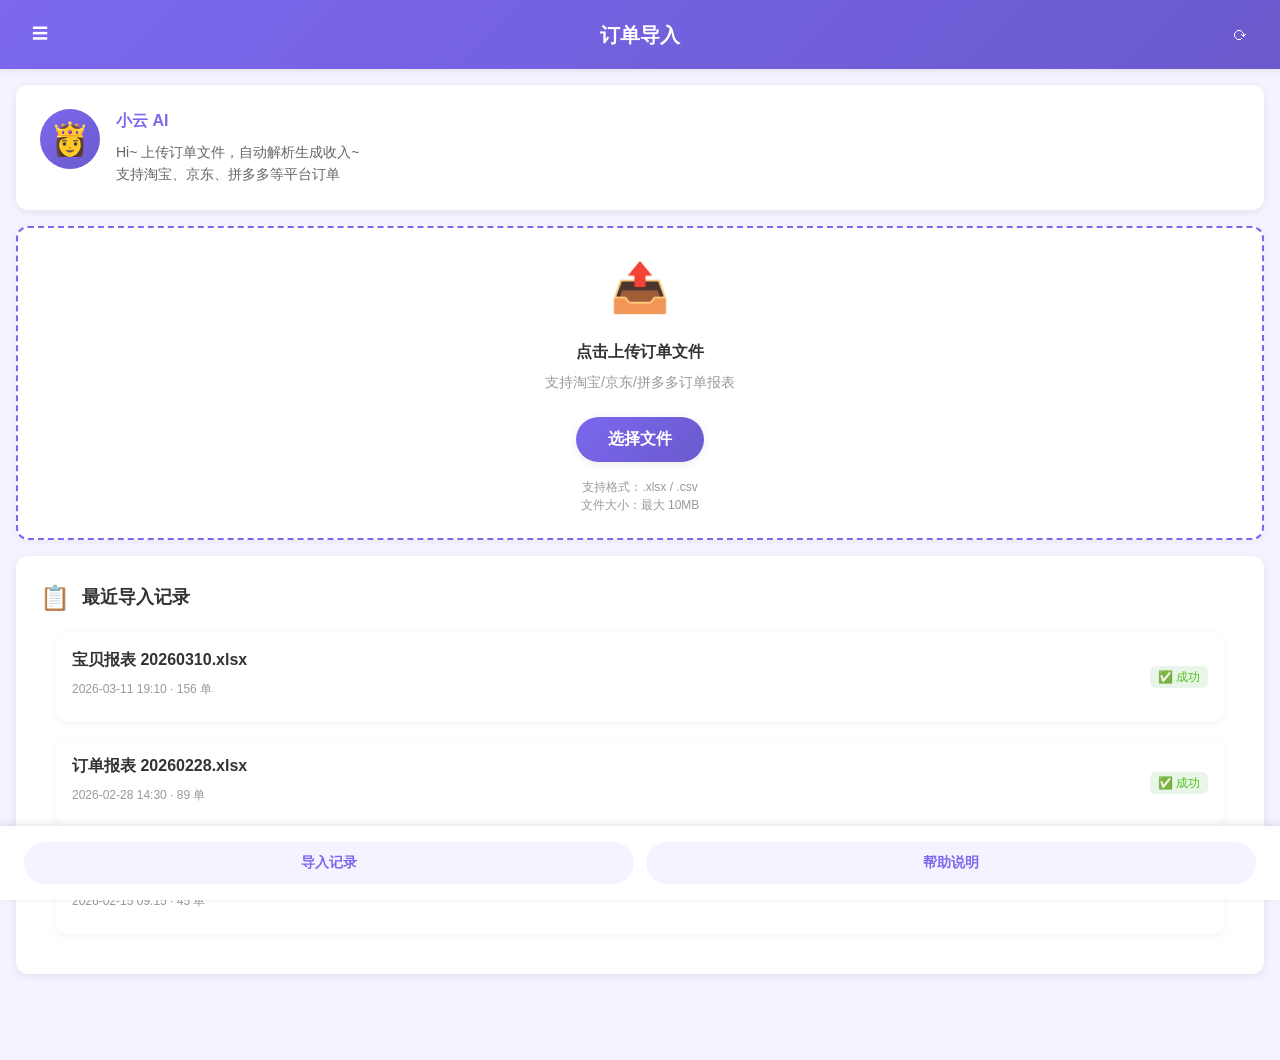
<file: index.html>
<!DOCTYPE html>
<html lang="zh-CN">
<head>
  <meta charset="UTF-8">
  <meta name="viewport" content="width=device-width, initial-scale=1.0">
  <title>订单导入 - AI 会计师</title>
  <link rel="stylesheet" href="css/ai-accountant.css">
</head>
<body>
  <!-- 顶部导航栏 -->
  <div class="header">
    <div class="header-nav">
      <button class="header-btn">☰</button>
      <div class="header-title">订单导入</div>
      <button class="header-btn">⟳</button>
    </div>
  </div>
  
  <!-- AI 小云卡片 -->
  <div class="ai-cloud-card">
    <div class="ai-avatar">👸</div>
    <div class="ai-content">
      <div class="ai-name">小云 AI</div>
      <div class="ai-message">
        Hi~ 上传订单文件，自动解析生成收入~
        <br>支持淘宝、京东、拼多多等平台订单
      </div>
    </div>
  </div>
  
  <!-- 上传区域 -->
  <div class="upload-area">
    <div class="upload-icon">📤</div>
    <div class="upload-title">点击上传订单文件</div>
    <div class="upload-desc">支持淘宝/京东/拼多多订单报表</div>
    <button class="upload-btn" onclick="uploadFile()">选择文件</button>
    <div class="upload-hint">
      支持格式：.xlsx / .csv<br>
      文件大小：最大 10MB
    </div>
  </div>
  
  <!-- 导入记录预览 -->
  <div class="stats-card">
    <div class="stats-header">
      <span class="stats-icon">📋</span>
      <span class="stats-title">最近导入记录</span>
    </div>
    
    <div class="list-card">
      <div class="list-info">
        <div class="list-title">宝贝报表 20260310.xlsx</div>
        <div class="list-desc">2026-03-11 19:10 · 156 单</div>
      </div>
      <div class="list-status list-status-success">✅ 成功</div>
    </div>
    
    <div class="list-card">
      <div class="list-info">
        <div class="list-title">订单报表 20260228.xlsx</div>
        <div class="list-desc">2026-02-28 14:30 · 89 单</div>
      </div>
      <div class="list-status list-status-success">✅ 成功</div>
    </div>
    
    <div class="list-card">
      <div class="list-info">
        <div class="list-title">订单 20260215.csv</div>
        <div class="list-desc">2026-02-15 09:15 · 45 单</div>
      </div>
      <div class="list-status list-status-error">❌ 失败</div>
    </div>
  </div>
  
  <!-- 底部固定操作栏 -->
  <div class="bottom-bar">
    <button class="action-btn action-btn-secondary" onclick="viewRecords()">导入记录</button>
    <button class="action-btn action-btn-secondary" onclick="viewHelp()">帮助说明</button>
  </div>
  
  <script>
    function uploadFile() {
      alert('打开文件选择器...');
      // 实际实现：触发文件选择
      // document.getElementById('fileInput').click();
    }
    
    function viewRecords() {
      window.location.href = 'import-records.html';
    }
    
    function viewHelp() {
      alert('帮助说明：\n\n1. 从电商平台导出订单报表\n2. 点击"选择文件"上传\n3. 系统自动解析订单数据\n4. 确认数据后生成收入');
    }
  </script>
</body>
</html>
</file>
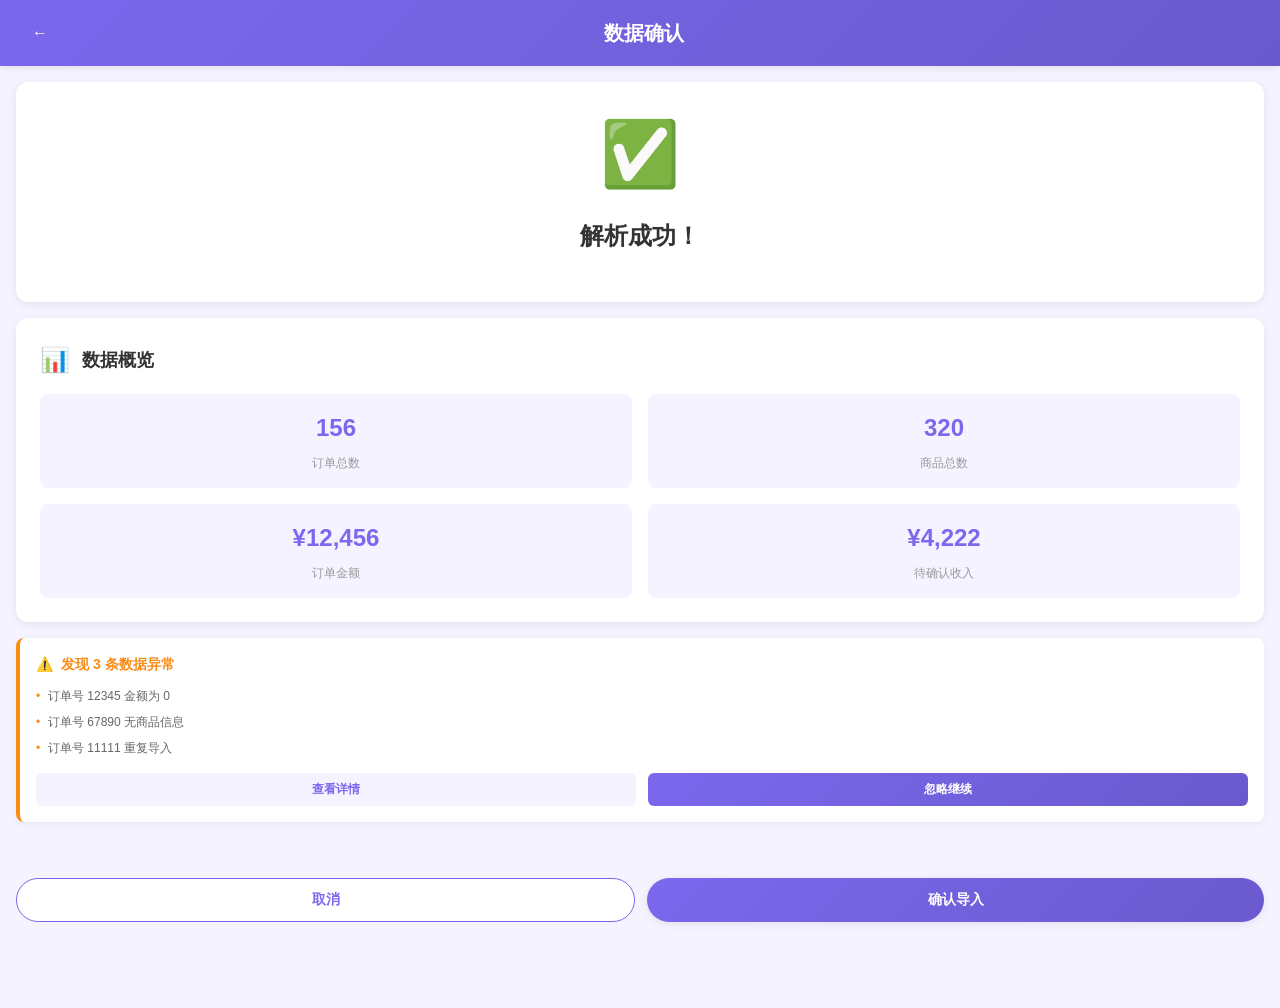
<file: data-confirm.html>
<!DOCTYPE html>
<html lang="zh-CN">
<head>
  <meta charset="UTF-8">
  <meta name="viewport" content="width=device-width, initial-scale=1.0">
  <title>数据确认 - AI 会计师</title>
  <link rel="stylesheet" href="css/ai-accountant.css">
</head>
<body>
  <!-- 顶部导航栏 -->
  <div class="header">
    <div class="header-nav">
      <button class="header-btn" onclick="goBack()">←</button>
      <div class="header-title">数据确认</div>
      <div style="width: 24px;"></div>
    </div>
  </div>
  
  <!-- 成功提示 -->
  <div class="success-card">
    <div class="success-icon">✅</div>
    <div class="success-title">解析成功！</div>
  </div>
  
  <!-- 数据概览 -->
  <div class="stats-card">
    <div class="stats-header">
      <span class="stats-icon">📊</span>
      <span class="stats-title">数据概览</span>
    </div>
    
    <div class="stats-grid">
      <div class="stat-item">
        <div class="stat-value">156</div>
        <div class="stat-label">订单总数</div>
      </div>
      <div class="stat-item">
        <div class="stat-value">320</div>
        <div class="stat-label">商品总数</div>
      </div>
      <div class="stat-item">
        <div class="stat-value">¥12,456</div>
        <div class="stat-label">订单金额</div>
      </div>
      <div class="stat-item">
        <div class="stat-value">¥4,222</div>
        <div class="stat-label">待确认收入</div>
      </div>
    </div>
  </div>
  
  <!-- 警告提示 -->
  <div class="warning-card">
    <div class="warning-title">发现 3 条数据异常</div>
    <ul class="warning-list">
      <li>订单号 12345 金额为 0</li>
      <li>订单号 67890 无商品信息</li>
      <li>订单号 11111 重复导入</li>
    </ul>
    <div class="warning-actions">
      <button class="warning-btn warning-btn-view" onclick="viewDetails()">查看详情</button>
      <button class="warning-btn warning-btn-ignore" onclick="ignoreWarnings()">忽略继续</button>
    </div>
  </div>
  
  <!-- 底部按钮组 -->
  <div style="padding: var(--spacing-md);">
    <div class="bottom-actions">
      <button class="action-btn action-btn-secondary" onclick="goBack()">取消</button>
      <button class="action-btn action-btn-primary" onclick="confirmImport()">确认导入</button>
    </div>
  </div>
  
  <script>
    function goBack() {
      window.location.href = 'index.html';
    }
    
    function viewDetails() {
      alert('异常详情：\n\n1. 订单号 12345 - 金额为 0，建议删除\n2. 订单号 67890 - 无商品信息，需补充\n3. 订单号 11111 - 重复导入，已存在');
    }
    
    function ignoreWarnings() {
      confirmImport();
    }
    
    function confirmImport() {
      // 模拟导入
      alert('导入成功！\n\n导入订单：156 单\n生成收入：¥4,222.00\n待处理：3 单');
      window.location.href = 'success.html';
    }
  </script>
</body>
</html>
</file>
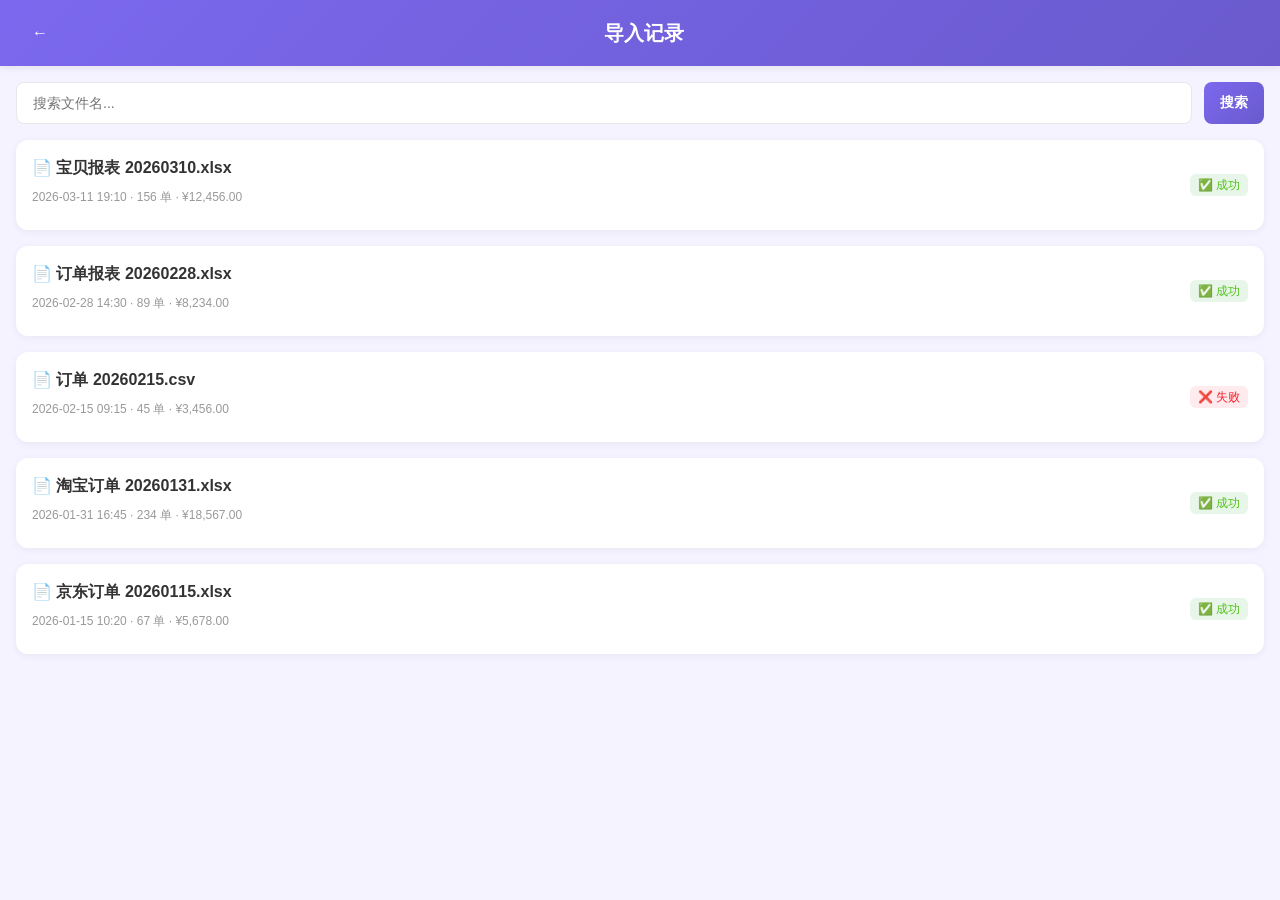
<file: import-records.html>
<!DOCTYPE html>
<html lang="zh-CN">
<head>
  <meta charset="UTF-8">
  <meta name="viewport" content="width=device-width, initial-scale=1.0">
  <title>导入记录 - AI 会计师</title>
  <link rel="stylesheet" href="css/ai-accountant.css">
</head>
<body>
  <!-- 顶部导航栏 -->
  <div class="header">
    <div class="header-nav">
      <button class="header-btn" onclick="goBack()">←</button>
      <div class="header-title">导入记录</div>
      <div style="width: 24px;"></div>
    </div>
  </div>
  
  <!-- 搜索框 -->
  <div class="search-box">
    <input type="text" class="search-input" placeholder="搜索文件名...">
    <button class="search-btn">搜索</button>
  </div>
  
  <!-- 导入记录列表 -->
  <div class="list-card">
    <div class="list-info">
      <div class="list-title">📄 宝贝报表 20260310.xlsx</div>
      <div class="list-desc">2026-03-11 19:10 · 156 单 · ¥12,456.00</div>
    </div>
    <div class="list-status list-status-success">✅ 成功</div>
  </div>
  
  <div class="list-card">
    <div class="list-info">
      <div class="list-title">📄 订单报表 20260228.xlsx</div>
      <div class="list-desc">2026-02-28 14:30 · 89 单 · ¥8,234.00</div>
    </div>
    <div class="list-status list-status-success">✅ 成功</div>
  </div>
  
  <div class="list-card">
    <div class="list-info">
      <div class="list-title">📄 订单 20260215.csv</div>
      <div class="list-desc">2026-02-15 09:15 · 45 单 · ¥3,456.00</div>
    </div>
    <div class="list-status list-status-error">❌ 失败</div>
  </div>
  
  <div class="list-card">
    <div class="list-info">
      <div class="list-title">📄 淘宝订单 20260131.xlsx</div>
      <div class="list-desc">2026-01-31 16:45 · 234 单 · ¥18,567.00</div>
    </div>
    <div class="list-status list-status-success">✅ 成功</div>
  </div>
  
  <div class="list-card">
    <div class="list-info">
      <div class="list-title">📄 京东订单 20260115.xlsx</div>
      <div class="list-desc">2026-01-15 10:20 · 67 单 · ¥5,678.00</div>
    </div>
    <div class="list-status list-status-success">✅ 成功</div>
  </div>
  
  <!-- 空状态（如果列表为空时显示） -->
  <!--
  <div class="empty-state">
    <div class="empty-icon">📋</div>
    <div class="empty-title">暂无导入记录</div>
    <div class="empty-desc">上传第一个订单文件开始使用</div>
    <button class="action-btn action-btn-primary" onclick="goUpload()">去上传</button>
  </div>
  -->
  
  <script>
    function goBack() {
      window.location.href = 'index.html';
    }
    
    function goUpload() {
      window.location.href = 'index.html';
    }
  </script>
</body>
</html>
</file>
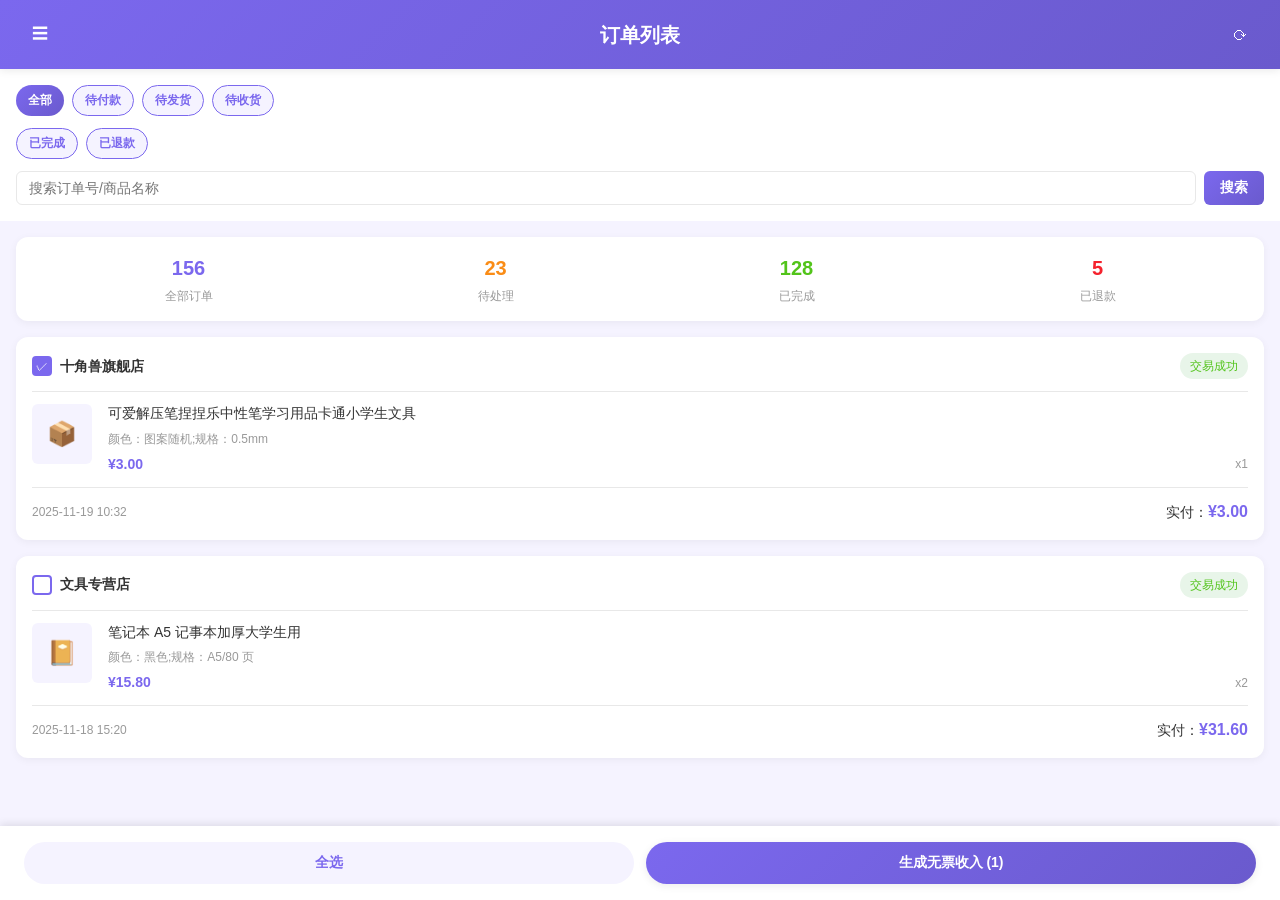
<file: orders.html>
<!DOCTYPE html>
<html lang="zh-CN">
<head>
  <meta charset="UTF-8">
  <meta name="viewport" content="width=device-width, initial-scale=1.0">
  <title>订单列表 - AI 会计师</title>
  <link rel="stylesheet" href="css/ai-accountant.css">
</head>
<body>
  <!-- 顶部导航栏 -->
  <div class="header">
    <div class="header-nav">
      <button class="header-btn">☰</button>
      <div class="header-title">订单列表</div>
      <button class="header-btn">⟳</button>
    </div>
  </div>
  
  <!-- 筛选栏 -->
  <div style="background: var(--white); padding: var(--spacing-md); margin-bottom: var(--spacing-md);">
    <div style="display: flex; gap: var(--spacing-xs); margin-bottom: var(--spacing-sm); overflow-x: auto;">
      <button style="flex: 0 0 auto; padding: 6px 12px; background: var(--primary-gradient); color: white; border: none; border-radius: 16px; font-size: 12px; font-weight: 600;">全部</button>
      <button style="flex: 0 0 auto; padding: 6px 12px; background: var(--background-purple); color: var(--primary-purple); border: 1px solid var(--primary-purple); border-radius: 16px; font-size: 12px; font-weight: 600;">待付款</button>
      <button style="flex: 0 0 auto; padding: 6px 12px; background: var(--background-purple); color: var(--primary-purple); border: 1px solid var(--primary-purple); border-radius: 16px; font-size: 12px; font-weight: 600;">待发货</button>
      <button style="flex: 0 0 auto; padding: 6px 12px; background: var(--background-purple); color: var(--primary-purple); border: 1px solid var(--primary-purple); border-radius: 16px; font-size: 12px; font-weight: 600;">待收货</button>
    </div>
    <div style="display: flex; gap: var(--spacing-xs); overflow-x: auto;">
      <button style="flex: 0 0 auto; padding: 6px 12px; background: var(--background-purple); color: var(--primary-purple); border: 1px solid var(--primary-purple); border-radius: 16px; font-size: 12px; font-weight: 600;">已完成</button>
      <button style="flex: 0 0 auto; padding: 6px 12px; background: var(--background-purple); color: var(--primary-purple); border: 1px solid var(--primary-purple); border-radius: 16px; font-size: 12px; font-weight: 600;">已退款</button>
    </div>
    <div style="display: flex; gap: var(--spacing-xs); margin-top: var(--spacing-sm);">
      <input type="text" placeholder="搜索订单号/商品名称" style="flex: 1; padding: 8px 12px; border: 1px solid var(--border-gray); border-radius: 6px; font-size: 14px;">
      <button style="padding: 8px 16px; background: var(--primary-gradient); color: white; border: none; border-radius: 6px; font-size: 14px; font-weight: 600;">搜索</button>
    </div>
  </div>
  
  <!-- 统计栏 -->
  <div style="background: var(--white); padding: var(--spacing-md); margin: 0 var(--spacing-md) var(--spacing-md); display: flex; justify-content: space-around; border-radius: var(--radius-lg); box-shadow: var(--shadow-sm);">
    <div style="text-align: center;">
      <div style="font-size: 20px; font-weight: bold; color: var(--primary-purple);">156</div>
      <div style="font-size: 12px; color: var(--text-light); margin-top: 4px;">全部订单</div>
    </div>
    <div style="text-align: center;">
      <div style="font-size: 20px; font-weight: bold; color: var(--warning-orange);">23</div>
      <div style="font-size: 12px; color: var(--text-light); margin-top: 4px;">待处理</div>
    </div>
    <div style="text-align: center;">
      <div style="font-size: 20px; font-weight: bold; color: var(--success-green);">128</div>
      <div style="font-size: 12px; color: var(--text-light); margin-top: 4px;">已完成</div>
    </div>
    <div style="text-align: center;">
      <div style="font-size: 20px; font-weight: bold; color: var(--error-red);">5</div>
      <div style="font-size: 12px; color: var(--text-light); margin-top: 4px;">已退款</div>
    </div>
  </div>
  
  <!-- 订单列表 -->
  <div class="order-card">
    <div class="order-header">
      <div style="display: flex; align-items: center; gap: var(--spacing-xs);">
        <div style="width: 20px; height: 20px; border: 2px solid var(--primary-purple); border-radius: 4px; background: var(--primary-purple); color: white; display: flex; align-items: center; justify-content: center; font-size: 12px;">✓</div>
        <div class="order-shop">十角兽旗舰店</div>
      </div>
      <div class="order-status order-status-completed">交易成功</div>
    </div>
    
    <div style="display: flex; gap: var(--spacing-md); margin-bottom: var(--spacing-sm);">
      <div style="width: 60px; height: 60px; background: var(--background-purple); border-radius: var(--radius-sm); display: flex; align-items: center; justify-content: center; font-size: 24px; flex-shrink: 0;">📦</div>
      <div style="flex: 1;">
        <div style="font-size: 14px; color: var(--text-dark); margin-bottom: 6px; line-height: 1.4;">可爱解压笔捏捏乐中性笔学习用品卡通小学生文具</div>
        <div style="font-size: 12px; color: var(--text-light); margin-bottom: 6px;">颜色：图案随机;规格：0.5mm</div>
        <div style="display: flex; justify-content: space-between; align-items: center;">
          <div style="font-size: 14px; color: var(--primary-purple); font-weight: 600;">¥3.00</div>
          <div style="font-size: 12px; color: var(--text-light);">x1</div>
        </div>
      </div>
    </div>
    
    <div style="display: flex; justify-content: space-between; align-items: center; padding-top: var(--spacing-sm); border-top: 1px solid var(--border-gray);">
      <div style="font-size: 12px; color: var(--text-light);">2025-11-19 10:32</div>
      <div style="font-size: 14px; color: var(--text-dark);">实付：<span style="color: var(--primary-purple); font-size: 16px; font-weight: bold;">¥3.00</span></div>
    </div>
  </div>
  
  <div class="order-card">
    <div class="order-header">
      <div style="display: flex; align-items: center; gap: var(--spacing-xs);">
        <div style="width: 20px; height: 20px; border: 2px solid var(--primary-purple); border-radius: 4px; display: flex; align-items: center; justify-content: center; font-size: 12px;"></div>
        <div class="order-shop">文具专营店</div>
      </div>
      <div class="order-status order-status-completed">交易成功</div>
    </div>
    
    <div style="display: flex; gap: var(--spacing-md); margin-bottom: var(--spacing-sm);">
      <div style="width: 60px; height: 60px; background: var(--background-purple); border-radius: var(--radius-sm); display: flex; align-items: center; justify-content: center; font-size: 24px; flex-shrink: 0;">📔</div>
      <div style="flex: 1;">
        <div style="font-size: 14px; color: var(--text-dark); margin-bottom: 6px; line-height: 1.4;">笔记本 A5 记事本加厚大学生用</div>
        <div style="font-size: 12px; color: var(--text-light); margin-bottom: 6px;">颜色：黑色;规格：A5/80 页</div>
        <div style="display: flex; justify-content: space-between; align-items: center;">
          <div style="font-size: 14px; color: var(--primary-purple); font-weight: 600;">¥15.80</div>
          <div style="font-size: 12px; color: var(--text-light);">x2</div>
        </div>
      </div>
    </div>
    
    <div style="display: flex; justify-content: space-between; align-items: center; padding-top: var(--spacing-sm); border-top: 1px solid var(--border-gray);">
      <div style="font-size: 12px; color: var(--text-light);">2025-11-18 15:20</div>
      <div style="font-size: 14px; color: var(--text-dark);">实付：<span style="color: var(--primary-purple); font-size: 16px; font-weight: bold;">¥31.60</span></div>
    </div>
  </div>
  
  <!-- 底部固定操作栏 -->
  <div class="bottom-bar">
    <button class="action-btn action-btn-secondary" onclick="selectAll()">全选</button>
    <button class="action-btn action-btn-primary" onclick="generateIncome()">生成无票收入 (1)</button>
  </div>
  
  <script>
    function selectAll() {
      alert('全选功能');
    }
    
    function generateIncome() {
      alert('生成无票收入功能');
    }
  </script>
</body>
</html>
</file>
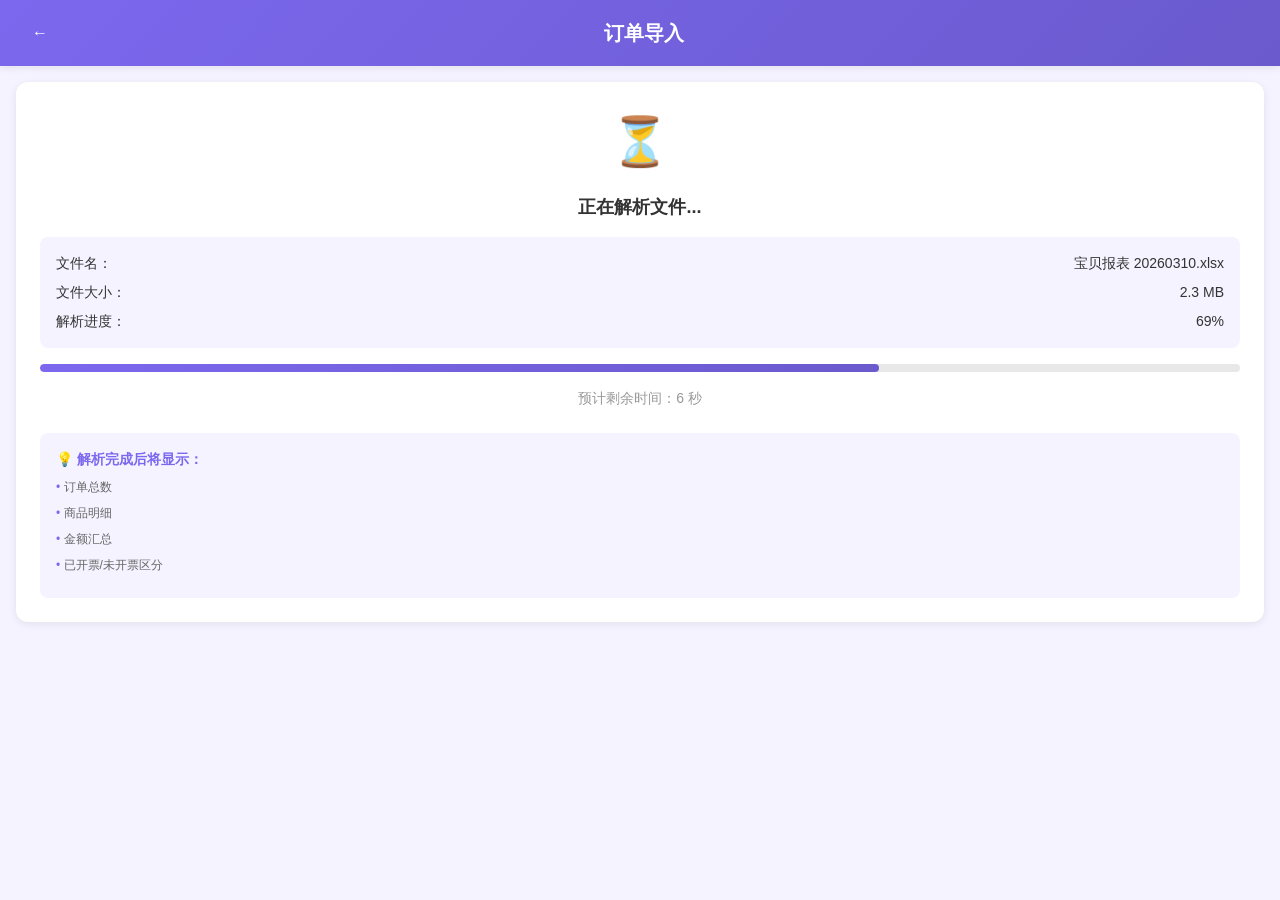
<file: progress.html>
<!DOCTYPE html>
<html lang="zh-CN">
<head>
  <meta charset="UTF-8">
  <meta name="viewport" content="width=device-width, initial-scale=1.0">
  <title>文件解析中 - AI 会计师</title>
  <link rel="stylesheet" href="css/ai-accountant.css">
</head>
<body>
  <!-- 顶部导航栏 -->
  <div class="header">
    <div class="header-nav">
      <button class="header-btn" onclick="goBack()">←</button>
      <div class="header-title">订单导入</div>
      <div style="width: 24px;"></div>
    </div>
  </div>
  
  <!-- 解析进度卡片 -->
  <div class="progress-card">
    <div class="progress-icon">⏳</div>
    <div class="progress-title">正在解析文件...</div>
    
    <div class="progress-info">
      <div class="progress-item">
        <span>文件名：</span>
        <span>宝贝报表 20260310.xlsx</span>
      </div>
      <div class="progress-item">
        <span>文件大小：</span>
        <span>2.3 MB</span>
      </div>
      <div class="progress-item">
        <span>解析进度：</span>
        <span id="progress-percent">65%</span>
      </div>
    </div>
    
    <div class="progress-bar">
      <div class="progress-fill" id="progress-fill" style="width: 65%;"></div>
    </div>
    
    <div class="progress-time">
      预计剩余时间：<span id="remaining-time">15</span> 秒
    </div>
    
    <div class="progress-tips">
      <div class="progress-tips-title">💡 解析完成后将显示：</div>
      <ul class="progress-tips-list">
        <li>订单总数</li>
        <li>商品明细</li>
        <li>金额汇总</li>
        <li>已开票/未开票区分</li>
      </ul>
    </div>
  </div>
  
  <script>
    // 模拟进度条动画
    let progress = 65;
    const progressFill = document.getElementById('progress-fill');
    const progressPercent = document.getElementById('progress-percent');
    const remainingTime = document.getElementById('remaining-time');
    
    const timer = setInterval(() => {
      progress += Math.random() * 5;
      if (progress >= 100) {
        progress = 100;
        clearInterval(timer);
        setTimeout(() => {
          window.location.href = 'data-confirm.html';
        }, 500);
      }
      
      progressFill.style.width = progress + '%';
      progressPercent.textContent = Math.floor(progress) + '%';
      remainingTime.textContent = Math.max(0, Math.floor((100 - progress) / 5));
    }, 500);
    
    function goBack() {
      if (confirm('确定要取消解析吗？')) {
        window.location.href = 'index.html';
      }
    }
  </script>
</body>
</html>
</file>
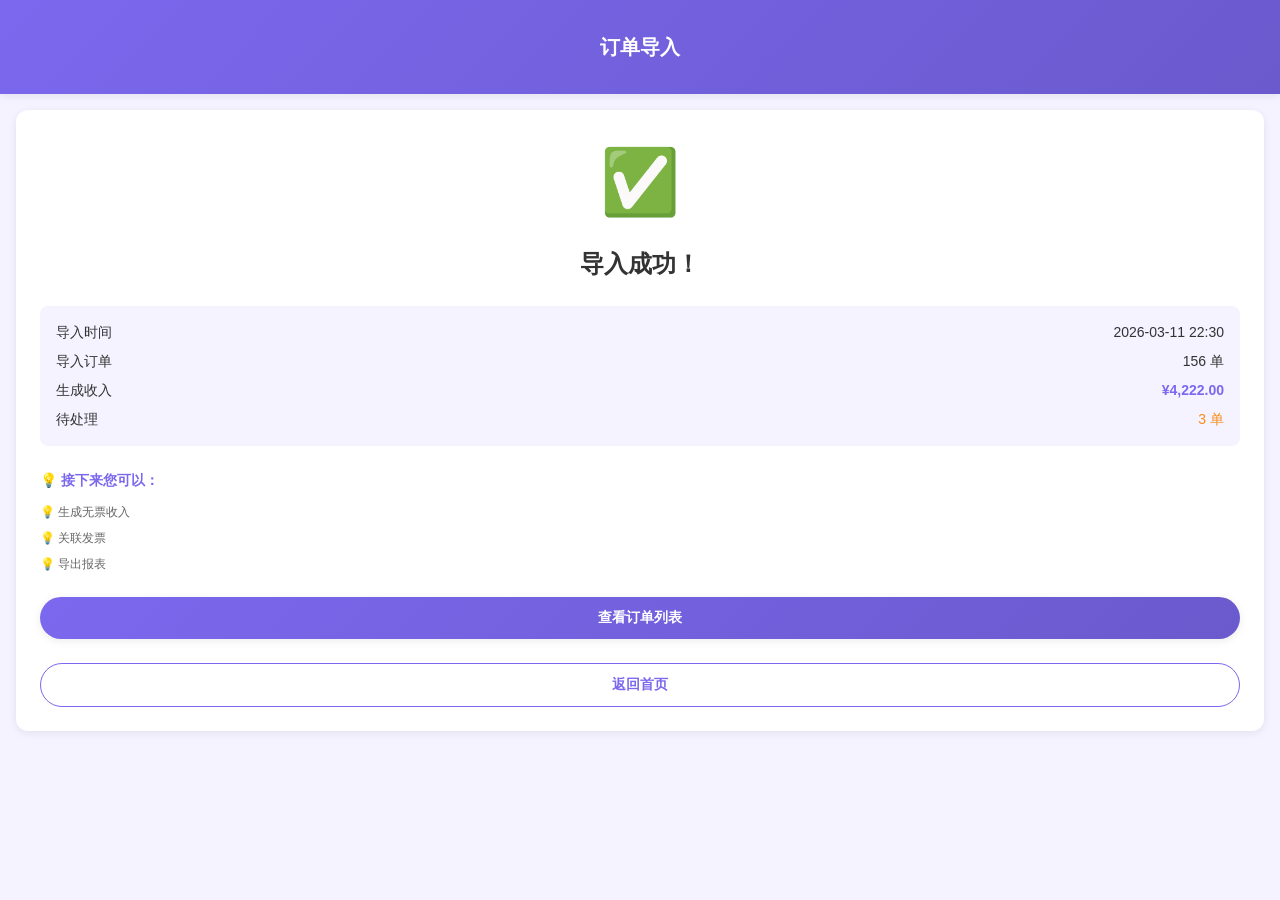
<file: success.html>
<!DOCTYPE html>
<html lang="zh-CN">
<head>
  <meta charset="UTF-8">
  <meta name="viewport" content="width=device-width, initial-scale=1.0">
  <title>导入成功 - AI 会计师</title>
  <link rel="stylesheet" href="css/ai-accountant.css">
</head>
<body>
  <!-- 顶部导航栏 -->
  <div class="header">
    <div class="header-title" style="padding: var(--spacing-md); text-align: center;">订单导入</div>
  </div>
  
  <!-- 成功卡片 -->
  <div class="success-card">
    <div class="success-icon">✅</div>
    <div class="success-title">导入成功！</div>
    
    <div class="success-info">
      <div class="success-item">
        <span>导入时间</span>
        <span>2026-03-11 22:30</span>
      </div>
      <div class="success-item">
        <span>导入订单</span>
        <span>156 单</span>
      </div>
      <div class="success-item">
        <span>生成收入</span>
        <span style="color: var(--primary-purple); font-weight: bold;">¥4,222.00</span>
      </div>
      <div class="success-item">
        <span>待处理</span>
        <span style="color: var(--warning-orange);">3 单</span>
      </div>
    </div>
    
    <div class="success-tips">
      <div class="success-tips-title">💡 接下来您可以：</div>
      <ul class="success-tips-list">
        <li>生成无票收入</li>
        <li>关联发票</li>
        <li>导出报表</li>
      </ul>
    </div>
    
    <div class="bottom-actions">
      <button class="action-btn action-btn-primary" onclick="viewOrders()">查看订单列表</button>
    </div>
    <div class="bottom-actions">
      <button class="action-btn action-btn-secondary" onclick="goHome()">返回首页</button>
    </div>
  </div>
  
  <script>
    function viewOrders() {
      window.location.href = 'orders.html';
    }
    
    function goHome() {
      window.location.href = 'index.html';
    }
  </script>
</body>
</html>
</file>
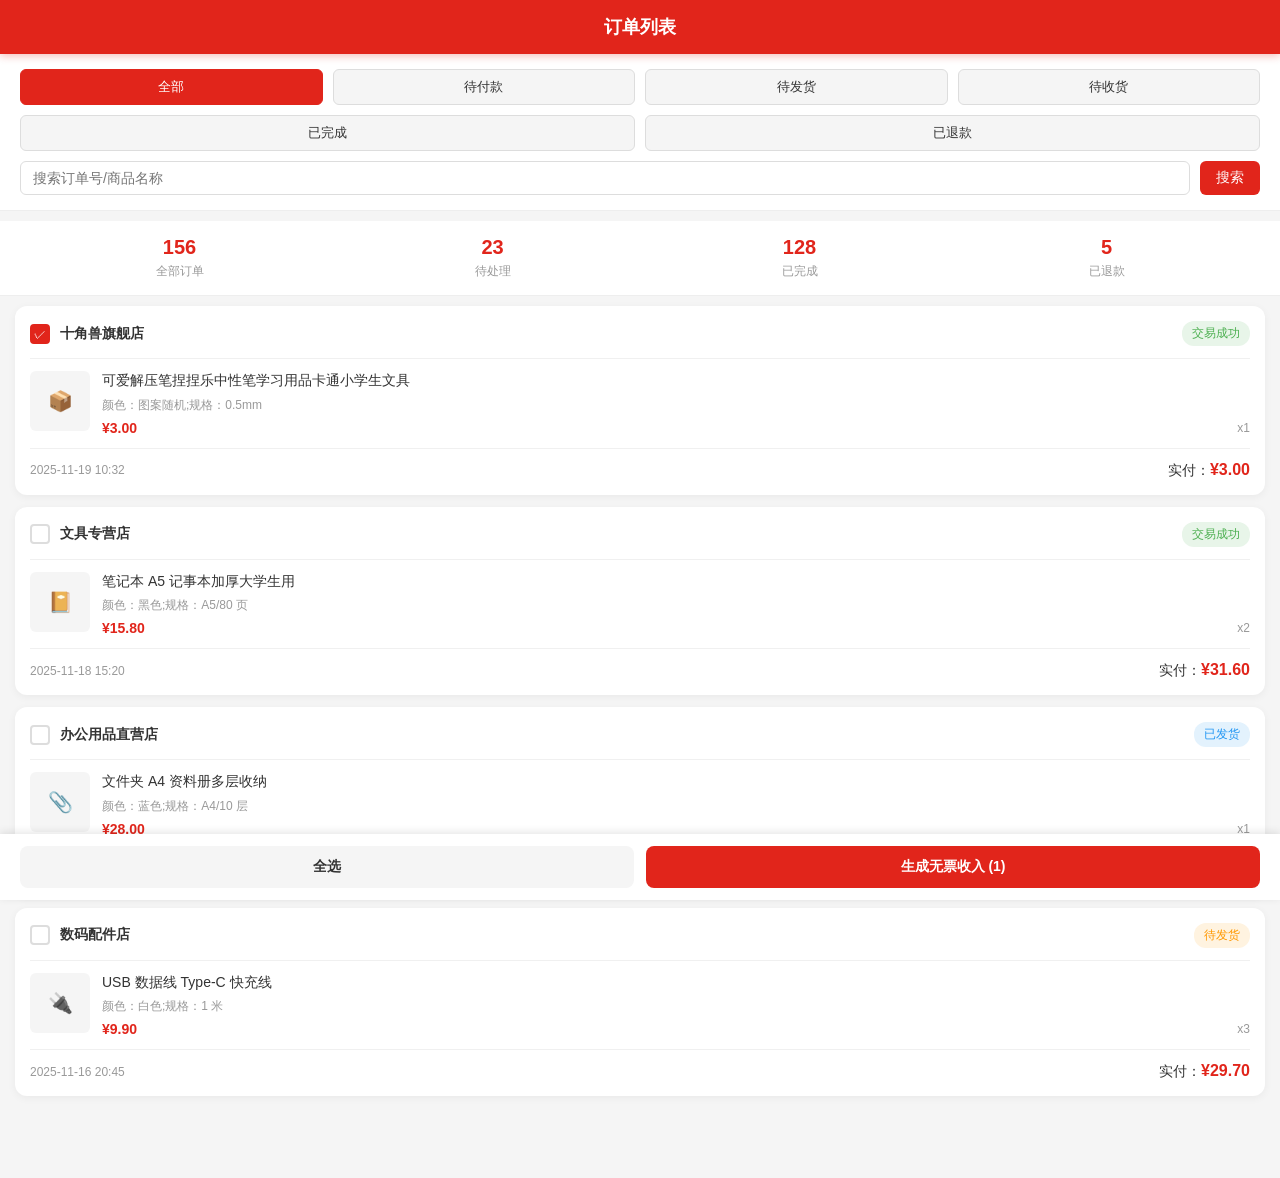
<file: 订单列表页面.html>
<!DOCTYPE html>
<html lang="zh-CN">
<head>
  <meta charset="UTF-8">
  <meta name="viewport" content="width=device-width, initial-scale=1.0, maximum-scale=1.0, user-scalable=no">
  <title>订单列表 - AI 会计师</title>
  <style>
    * {
      margin: 0;
      padding: 0;
      box-sizing: border-box;
    }
    
    body {
      font-family: -apple-system, BlinkMacSystemFont, "Segoe UI", Roboto, "Helvetica Neue", Arial, sans-serif;
      background: #f5f5f5;
      padding-bottom: 70px;
    }
    
    /* 顶部导航栏 */
    .header {
      background: #E1251B;
      color: white;
      padding: 15px 20px;
      position: sticky;
      top: 0;
      z-index: 100;
      box-shadow: 0 2px 8px rgba(225, 37, 27, 0.3);
    }
    
    .header h1 {
      font-size: 18px;
      font-weight: 600;
      text-align: center;
    }
    
    /* 筛选栏 */
    .filter-bar {
      background: white;
      padding: 15px 20px;
      margin-bottom: 10px;
      border-bottom: 1px solid #eee;
    }
    
    .filter-row {
      display: flex;
      gap: 10px;
      margin-bottom: 10px;
    }
    
    .filter-row:last-child {
      margin-bottom: 0;
    }
    
    .filter-btn {
      flex: 1;
      padding: 8px 12px;
      background: #f5f5f5;
      border: 1px solid #ddd;
      border-radius: 6px;
      font-size: 13px;
      color: #333;
      text-align: center;
    }
    
    .filter-btn.active {
      background: #E1251B;
      color: white;
      border-color: #E1251B;
    }
    
    .search-box {
      display: flex;
      gap: 10px;
    }
    
    .search-input {
      flex: 1;
      padding: 8px 12px;
      border: 1px solid #ddd;
      border-radius: 6px;
      font-size: 14px;
    }
    
    .search-btn {
      padding: 8px 16px;
      background: #E1251B;
      color: white;
      border: none;
      border-radius: 6px;
      font-size: 14px;
    }
    
    /* 统计栏 */
    .stats-bar {
      background: white;
      padding: 15px 20px;
      margin-bottom: 10px;
      display: flex;
      justify-content: space-around;
      border-bottom: 1px solid #eee;
    }
    
    .stat-item {
      text-align: center;
    }
    
    .stat-number {
      font-size: 20px;
      font-weight: bold;
      color: #E1251B;
    }
    
    .stat-label {
      font-size: 12px;
      color: #999;
      margin-top: 4px;
    }
    
    /* 订单列表 */
    .order-list {
      padding: 0 15px;
    }
    
    .order-card {
      background: white;
      border-radius: 12px;
      padding: 15px;
      margin-bottom: 12px;
      box-shadow: 0 2px 8px rgba(0, 0, 0, 0.05);
    }
    
    .order-header {
      display: flex;
      justify-content: space-between;
      align-items: center;
      margin-bottom: 12px;
      padding-bottom: 12px;
      border-bottom: 1px solid #f0f0f0;
    }
    
    .order-shop {
      font-size: 14px;
      font-weight: 600;
      color: #333;
    }
    
    .order-status {
      font-size: 12px;
      padding: 4px 10px;
      border-radius: 12px;
      font-weight: 500;
    }
    
    .status-paid {
      background: #fff3e0;
      color: #ff9800;
    }
    
    .status-shipped {
      background: #e3f2fd;
      color: #2196f3;
    }
    
    .status-completed {
      background: #e8f5e9;
      color: #4caf50;
    }
    
    .status-refunded {
      background: #ffebee;
      color: #f44336;
    }
    
    .order-products {
      margin-bottom: 12px;
    }
    
    .product-item {
      display: flex;
      gap: 12px;
      margin-bottom: 10px;
    }
    
    .product-item:last-child {
      margin-bottom: 0;
    }
    
    .product-image {
      width: 60px;
      height: 60px;
      background: #f5f5f5;
      border-radius: 6px;
      display: flex;
      align-items: center;
      justify-content: center;
      font-size: 20px;
    }
    
    .product-info {
      flex: 1;
    }
    
    .product-name {
      font-size: 14px;
      color: #333;
      margin-bottom: 6px;
      line-height: 1.4;
    }
    
    .product-spec {
      font-size: 12px;
      color: #999;
      margin-bottom: 6px;
    }
    
    .product-price-row {
      display: flex;
      justify-content: space-between;
      align-items: center;
    }
    
    .product-price {
      font-size: 14px;
      color: #E1251B;
      font-weight: 600;
    }
    
    .product-quantity {
      font-size: 12px;
      color: #999;
    }
    
    .order-footer {
      display: flex;
      justify-content: space-between;
      align-items: center;
      padding-top: 12px;
      border-top: 1px solid #f0f0f0;
    }
    
    .order-time {
      font-size: 12px;
      color: #999;
    }
    
    .order-total {
      font-size: 14px;
      color: #333;
    }
    
    .order-total strong {
      color: #E1251B;
      font-size: 16px;
    }
    
    /* 底部操作栏 */
    .bottom-bar {
      position: fixed;
      bottom: 0;
      left: 0;
      right: 0;
      background: white;
      padding: 12px 20px;
      box-shadow: 0 -2px 8px rgba(0, 0, 0, 0.1);
      display: flex;
      gap: 12px;
    }
    
    .action-btn {
      flex: 1;
      padding: 12px;
      border: none;
      border-radius: 8px;
      font-size: 14px;
      font-weight: 600;
    }
    
    .btn-secondary {
      background: #f5f5f5;
      color: #333;
    }
    
    .btn-primary {
      background: #E1251B;
      color: white;
    }
    
    /* 勾选框 */
    .checkbox {
      width: 20px;
      height: 20px;
      border: 2px solid #ddd;
      border-radius: 4px;
      margin-right: 10px;
      position: relative;
    }
    
    .checkbox.checked {
      background: #E1251B;
      border-color: #E1251B;
    }
    
    .checkbox.checked::after {
      content: '✓';
      position: absolute;
      top: 50%;
      left: 50%;
      transform: translate(-50%, -50%);
      color: white;
      font-size: 12px;
    }
    
    .order-card.selected .checkbox {
      background: #E1251B;
      border-color: #E1251B;
    }
  </style>
</head>
<body>
  <!-- 顶部导航栏 -->
  <div class="header">
    <h1>订单列表</h1>
  </div>
  
  <!-- 筛选栏 -->
  <div class="filter-bar">
    <div class="filter-row">
      <div class="filter-btn active">全部</div>
      <div class="filter-btn">待付款</div>
      <div class="filter-btn">待发货</div>
      <div class="filter-btn">待收货</div>
    </div>
    <div class="filter-row">
      <div class="filter-btn">已完成</div>
      <div class="filter-btn">已退款</div>
    </div>
    <div class="search-box">
      <input type="text" class="search-input" placeholder="搜索订单号/商品名称">
      <button class="search-btn">搜索</button>
    </div>
  </div>
  
  <!-- 统计栏 -->
  <div class="stats-bar">
    <div class="stat-item">
      <div class="stat-number">156</div>
      <div class="stat-label">全部订单</div>
    </div>
    <div class="stat-item">
      <div class="stat-number">23</div>
      <div class="stat-label">待处理</div>
    </div>
    <div class="stat-item">
      <div class="stat-number">128</div>
      <div class="stat-label">已完成</div>
    </div>
    <div class="stat-item">
      <div class="stat-number">5</div>
      <div class="stat-label">已退款</div>
    </div>
  </div>
  
  <!-- 订单列表 -->
  <div class="order-list">
    <!-- 订单卡片 1 -->
    <div class="order-card selected">
      <div class="order-header">
        <div style="display: flex; align-items: center;">
          <div class="checkbox checked"></div>
          <div class="order-shop">十角兽旗舰店</div>
        </div>
        <div class="order-status status-completed">交易成功</div>
      </div>
      
      <div class="order-products">
        <div class="product-item">
          <div class="product-image">📦</div>
          <div class="product-info">
            <div class="product-name">可爱解压笔捏捏乐中性笔学习用品卡通小学生文具</div>
            <div class="product-spec">颜色：图案随机;规格：0.5mm</div>
            <div class="product-price-row">
              <div class="product-price">¥3.00</div>
              <div class="product-quantity">x1</div>
            </div>
          </div>
        </div>
      </div>
      
      <div class="order-footer">
        <div class="order-time">2025-11-19 10:32</div>
        <div class="order-total">实付：<strong>¥3.00</strong></div>
      </div>
    </div>
    
    <!-- 订单卡片 2 -->
    <div class="order-card">
      <div class="order-header">
        <div style="display: flex; align-items: center;">
          <div class="checkbox"></div>
          <div class="order-shop">文具专营店</div>
        </div>
        <div class="order-status status-completed">交易成功</div>
      </div>
      
      <div class="order-products">
        <div class="product-item">
          <div class="product-image">📔</div>
          <div class="product-info">
            <div class="product-name">笔记本 A5 记事本加厚大学生用</div>
            <div class="product-spec">颜色：黑色;规格：A5/80 页</div>
            <div class="product-price-row">
              <div class="product-price">¥15.80</div>
              <div class="product-quantity">x2</div>
            </div>
          </div>
        </div>
      </div>
      
      <div class="order-footer">
        <div class="order-time">2025-11-18 15:20</div>
        <div class="order-total">实付：<strong>¥31.60</strong></div>
      </div>
    </div>
    
    <!-- 订单卡片 3 -->
    <div class="order-card">
      <div class="order-header">
        <div style="display: flex; align-items: center;">
          <div class="checkbox"></div>
          <div class="order-shop">办公用品直营店</div>
        </div>
        <div class="order-status status-shipped">已发货</div>
      </div>
      
      <div class="order-products">
        <div class="product-item">
          <div class="product-image">📎</div>
          <div class="product-info">
            <div class="product-name">文件夹 A4 资料册多层收纳</div>
            <div class="product-spec">颜色：蓝色;规格：A4/10 层</div>
            <div class="product-price-row">
              <div class="product-price">¥28.00</div>
              <div class="product-quantity">x1</div>
            </div>
          </div>
        </div>
      </div>
      
      <div class="order-footer">
        <div class="order-time">2025-11-17 09:15</div>
        <div class="order-total">实付：<strong>¥28.00</strong></div>
      </div>
    </div>
    
    <!-- 订单卡片 4 -->
    <div class="order-card">
      <div class="order-header">
        <div style="display: flex; align-items: center;">
          <div class="checkbox"></div>
          <div class="order-shop">数码配件店</div>
        </div>
        <div class="order-status status-paid">待发货</div>
      </div>
      
      <div class="order-products">
        <div class="product-item">
          <div class="product-image">🔌</div>
          <div class="product-info">
            <div class="product-name">USB 数据线 Type-C 快充线</div>
            <div class="product-spec">颜色：白色;规格：1 米</div>
            <div class="product-price-row">
              <div class="product-price">¥9.90</div>
              <div class="product-quantity">x3</div>
            </div>
          </div>
        </div>
      </div>
      
      <div class="order-footer">
        <div class="order-time">2025-11-16 20:45</div>
        <div class="order-total">实付：<strong>¥29.70</strong></div>
      </div>
    </div>
  </div>
  
  <!-- 底部操作栏 -->
  <div class="bottom-bar">
    <button class="action-btn btn-secondary" onclick="selectAll()">全选</button>
    <button class="action-btn btn-primary" onclick="generateIncome()">生成无票收入 (1)</button>
  </div>
  
  <script>
    // 全选功能
    function selectAll() {
      const cards = document.querySelectorAll('.order-card');
      const checkboxes = document.querySelectorAll('.checkbox');
      const allChecked = Array.from(checkboxes).every(cb => cb.classList.contains('checked'));
      
      cards.forEach((card, index) => {
        if (allChecked) {
          card.classList.remove('selected');
          checkboxes[index].classList.remove('checked');
        } else {
          card.classList.add('selected');
          checkboxes[index].classList.add('checked');
        }
      });
      
      updateCount();
    }
    
    // 生成无票收入
    function generateIncome() {
      const selectedCount = document.querySelectorAll('.order-card.selected').length;
      if (selectedCount === 0) {
        alert('请先选择订单');
        return;
      }
      alert(`已选择 ${selectedCount} 个订单，准备生成无票收入...`);
    }
    
    // 更新计数
    function updateCount() {
      const count = document.querySelectorAll('.order-card.selected').length;
      const btn = document.querySelector('.btn-primary');
      btn.textContent = `生成无票收入 (${count})`;
    }
    
    // 点击订单卡片勾选
    document.querySelectorAll('.order-card').forEach(card => {
      card.addEventListener('click', function(e) {
        if (!e.target.classList.contains('filter-btn') && 
            !e.target.classList.contains('search-btn')) {
          this.classList.toggle('selected');
          const checkbox = this.querySelector('.checkbox');
          checkbox.classList.toggle('checked');
          updateCount();
        }
      });
    });
  </script>
</body>
</html>
</file>
<file: css/ai-accountant.css>
/* ====================================
   AI 会计师 - 统一样式规范
   基于十角兽 AI 会计师设计规范 v1.0
   ==================================== */

:root {
  /* 品牌色 */
  --primary-purple: #7B68EE;
  --primary-purple-dark: #6A5ACD;
  --primary-gradient: linear-gradient(135deg, #7B68EE 0%, #6A5ACD 100%);
  --background-purple: #F5F3FF;
  
  /* 功能色 */
  --success-green: #52C41A;
  --warning-orange: #FA8C16;
  --error-red: #F5222D;
  --amount-blue: #1890FF;
  
  /* 中性色 */
  --text-dark: #333333;
  --text-medium: #666666;
  --text-light: #999999;
  --border-gray: #E8E8E8;
  --white: #FFFFFF;
  
  /* 间距 */
  --spacing-xs: 8px;
  --spacing-sm: 12px;
  --spacing-md: 16px;
  --spacing-lg: 24px;
  
  /* 圆角 */
  --radius-sm: 6px;
  --radius-md: 8px;
  --radius-lg: 12px;
  --radius-xl: 28px;
  
  /* 阴影 */
  --shadow-sm: 0 2px 8px rgba(0, 0, 0, 0.05);
  --shadow-md: 0 2px 8px rgba(0, 0, 0, 0.08);
  --shadow-lg: 0 4px 16px rgba(0, 0, 0, 0.12);
}

/* 重置样式 */
* {
  margin: 0;
  padding: 0;
  box-sizing: border-box;
}

body {
  font-family: -apple-system, BlinkMacSystemFont, "Segoe UI", Roboto, "Helvetica Neue", Arial, sans-serif;
  background: var(--background-purple);
  color: var(--text-dark);
  line-height: 1.5;
  padding-bottom: 70px; /* 底部操作栏空间 */
}

/* 顶部导航栏 */
.header {
  background: var(--primary-gradient);
  color: var(--white);
  padding: var(--spacing-md) var(--spacing-lg);
  position: sticky;
  top: 0;
  z-index: 100;
  box-shadow: var(--shadow-md);
}

.header h1 {
  font-size: 20px;
  font-weight: 600;
  text-align: center;
}

.header-nav {
  display: flex;
  justify-content: space-between;
  align-items: center;
}

.header-title {
  flex: 1;
  text-align: center;
  font-size: 20px;
  font-weight: 600;
}

.header-btn {
  background: none;
  border: none;
  color: var(--white);
  font-size: 16px;
  cursor: pointer;
  padding: var(--spacing-xs);
}

/* AI 小云卡片 */
.ai-cloud-card {
  background: var(--white);
  border-radius: var(--radius-lg);
  padding: var(--spacing-lg);
  margin: var(--spacing-md);
  box-shadow: var(--shadow-md);
  display: flex;
  gap: var(--spacing-md);
  align-items: flex-start;
}

.ai-avatar {
  width: 60px;
  height: 60px;
  background: var(--primary-gradient);
  border-radius: 50%;
  display: flex;
  align-items: center;
  justify-content: center;
  font-size: 32px;
  flex-shrink: 0;
}

.ai-content {
  flex: 1;
}

.ai-name {
  font-size: 16px;
  font-weight: 600;
  color: var(--primary-purple);
  margin-bottom: var(--spacing-xs);
}

.ai-message {
  font-size: 14px;
  color: var(--text-medium);
  line-height: 1.6;
}

/* 上传区域 */
.upload-area {
  background: var(--white);
  border: 2px dashed var(--primary-purple);
  border-radius: var(--radius-lg);
  padding: var(--spacing-lg) var(--spacing-lg);
  margin: var(--spacing-md);
  text-align: center;
  box-shadow: var(--shadow-sm);
}

.upload-icon {
  font-size: 48px;
  margin-bottom: var(--spacing-md);
}

.upload-title {
  font-size: 16px;
  font-weight: 600;
  color: var(--text-dark);
  margin-bottom: var(--spacing-xs);
}

.upload-desc {
  font-size: 14px;
  color: var(--text-light);
  margin-bottom: var(--spacing-lg);
}

.upload-btn {
  background: var(--primary-gradient);
  color: var(--white);
  border: none;
  padding: 12px 32px;
  border-radius: var(--radius-xl);
  font-size: 16px;
  font-weight: 600;
  cursor: pointer;
  box-shadow: var(--shadow-md);
}

.upload-hint {
  font-size: 12px;
  color: var(--text-light);
  margin-top: var(--spacing-md);
}

/* 进度条 */
.progress-card {
  background: var(--white);
  border-radius: var(--radius-lg);
  padding: var(--spacing-lg);
  margin: var(--spacing-md);
  box-shadow: var(--shadow-md);
  text-align: center;
}

.progress-icon {
  font-size: 48px;
  margin-bottom: var(--spacing-md);
  animation: pulse 1.5s ease-in-out infinite;
}

@keyframes pulse {
  0%, 100% { opacity: 1; }
  50% { opacity: 0.5; }
}

.progress-title {
  font-size: 18px;
  font-weight: 600;
  color: var(--text-dark);
  margin-bottom: var(--spacing-md);
}

.progress-info {
  background: var(--background-purple);
  border-radius: var(--radius-md);
  padding: var(--spacing-md);
  margin-bottom: var(--spacing-md);
}

.progress-item {
  display: flex;
  justify-content: space-between;
  margin-bottom: var(--spacing-xs);
  font-size: 14px;
}

.progress-item:last-child {
  margin-bottom: 0;
}

.progress-bar {
  background: var(--border-gray);
  border-radius: var(--radius-xl);
  height: 8px;
  overflow: hidden;
  margin-bottom: var(--spacing-md);
}

.progress-fill {
  background: var(--primary-gradient);
  height: 100%;
  border-radius: var(--radius-xl);
  transition: width 0.3s ease;
}

.progress-time {
  font-size: 14px;
  color: var(--text-light);
  margin-bottom: var(--spacing-lg);
}

.progress-tips {
  text-align: left;
  background: var(--background-purple);
  border-radius: var(--radius-md);
  padding: var(--spacing-md);
}

.progress-tips-title {
  font-size: 14px;
  font-weight: 600;
  color: var(--primary-purple);
  margin-bottom: var(--spacing-xs);
}

.progress-tips-list {
  font-size: 12px;
  color: var(--text-medium);
  list-style: none;
}

.progress-tips-list li {
  margin-bottom: var(--spacing-xs);
}

.progress-tips-list li::before {
  content: "• ";
  color: var(--primary-purple);
}

/* 数据概览卡片 */
.stats-card {
  background: var(--white);
  border-radius: var(--radius-lg);
  padding: var(--spacing-lg);
  margin: var(--spacing-md);
  box-shadow: var(--shadow-md);
}

.stats-header {
  display: flex;
  align-items: center;
  margin-bottom: var(--spacing-md);
}

.stats-icon {
  font-size: 24px;
  margin-right: var(--spacing-sm);
}

.stats-title {
  font-size: 18px;
  font-weight: 600;
  color: var(--text-dark);
}

.stats-grid {
  display: grid;
  grid-template-columns: repeat(2, 1fr);
  gap: var(--spacing-md);
}

.stat-item {
  text-align: center;
  padding: var(--spacing-md);
  background: var(--background-purple);
  border-radius: var(--radius-md);
}

.stat-value {
  font-size: 24px;
  font-weight: bold;
  color: var(--primary-purple);
  margin-bottom: var(--spacing-xs);
}

.stat-label {
  font-size: 12px;
  color: var(--text-light);
}

/* 警告提示 */
.warning-card {
  background: var(--white);
  border-left: 4px solid var(--warning-orange);
  border-radius: var(--radius-md);
  padding: var(--spacing-md);
  margin: var(--spacing-md);
  box-shadow: var(--shadow-sm);
}

.warning-title {
  display: flex;
  align-items: center;
  font-size: 14px;
  font-weight: 600;
  color: var(--warning-orange);
  margin-bottom: var(--spacing-sm);
}

.warning-title::before {
  content: "⚠️";
  margin-right: var(--spacing-xs);
}

.warning-list {
  font-size: 12px;
  color: var(--text-medium);
  list-style: none;
}

.warning-list li {
  margin-bottom: var(--spacing-xs);
  padding-left: var(--spacing-sm);
  position: relative;
}

.warning-list li::before {
  content: "•";
  color: var(--warning-orange);
  position: absolute;
  left: 0;
}

.warning-actions {
  display: flex;
  gap: var(--spacing-sm);
  margin-top: var(--spacing-md);
}

.warning-btn {
  flex: 1;
  padding: var(--spacing-xs) var(--spacing-md);
  border-radius: var(--radius-sm);
  font-size: 12px;
  font-weight: 600;
  cursor: pointer;
  border: none;
}

.warning-btn-view {
  background: var(--background-purple);
  color: var(--primary-purple);
}

.warning-btn-ignore {
  background: var(--primary-gradient);
  color: var(--white);
}

/* 成功页面 */
.success-card {
  background: var(--white);
  border-radius: var(--radius-lg);
  padding: var(--spacing-lg);
  margin: var(--spacing-md);
  box-shadow: var(--shadow-md);
  text-align: center;
}

.success-icon {
  font-size: 64px;
  margin-bottom: var(--spacing-md);
}

.success-title {
  font-size: 24px;
  font-weight: 600;
  color: var(--text-dark);
  margin-bottom: var(--spacing-lg);
}

.success-info {
  background: var(--background-purple);
  border-radius: var(--radius-md);
  padding: var(--spacing-md);
  margin-bottom: var(--spacing-lg);
}

.success-item {
  display: flex;
  justify-content: space-between;
  margin-bottom: var(--spacing-xs);
  font-size: 14px;
}

.success-item:last-child {
  margin-bottom: 0;
}

.success-tips {
  text-align: left;
  margin-bottom: var(--spacing-lg);
}

.success-tips-title {
  font-size: 14px;
  font-weight: 600;
  color: var(--primary-purple);
  margin-bottom: var(--spacing-sm);
}

.success-tips-list {
  font-size: 12px;
  color: var(--text-medium);
  list-style: none;
}

.success-tips-list li {
  margin-bottom: var(--spacing-xs);
}

.success-tips-list li::before {
  content: "💡 ";
}

/* 底部按钮组 */
.bottom-actions {
  display: flex;
  gap: var(--spacing-sm);
  margin-top: var(--spacing-lg);
}

.action-btn {
  flex: 1;
  padding: 12px var(--spacing-md);
  border-radius: var(--radius-xl);
  font-size: 14px;
  font-weight: 600;
  cursor: pointer;
  border: none;
}

.action-btn-primary {
  background: var(--primary-gradient);
  color: var(--white);
  box-shadow: var(--shadow-md);
}

.action-btn-secondary {
  background: var(--white);
  color: var(--primary-purple);
  border: 1px solid var(--primary-purple);
}

/* 底部固定操作栏 */
.bottom-bar {
  position: fixed;
  bottom: 0;
  left: 0;
  right: 0;
  background: var(--white);
  padding: var(--spacing-md) var(--spacing-lg);
  box-shadow: 0 -2px 8px rgba(0, 0, 0, 0.1);
  display: flex;
  gap: var(--spacing-sm);
}

.bottom-bar .action-btn {
  flex: 1;
  padding: 12px var(--spacing-md);
  border-radius: var(--radius-xl);
  font-size: 14px;
  font-weight: 600;
  cursor: pointer;
  border: none;
}

.bottom-bar .action-btn-primary {
  background: var(--primary-gradient);
  color: var(--white);
  box-shadow: var(--shadow-md);
}

.bottom-bar .action-btn-secondary {
  background: var(--background-purple);
  color: var(--primary-purple);
}

/* 订单卡片 */
.order-card {
  background: var(--white);
  border-radius: var(--radius-lg);
  padding: var(--spacing-md);
  margin: 0 var(--spacing-md) var(--spacing-md);
  box-shadow: var(--shadow-sm);
}

.order-header {
  display: flex;
  justify-content: space-between;
  align-items: center;
  padding-bottom: var(--spacing-sm);
  border-bottom: 1px solid var(--border-gray);
  margin-bottom: var(--spacing-sm);
}

.order-shop {
  font-size: 14px;
  font-weight: 600;
  color: var(--text-dark);
}

.order-status {
  font-size: 12px;
  padding: 4px 10px;
  border-radius: var(--radius-xl);
  font-weight: 500;
}

.order-status-completed {
  background: #E8F5E9;
  color: var(--success-green);
}

.order-status-shipped {
  background: #E3F2FD;
  color: var(--amount-blue);
}

.order-status-paid {
  background: #FFF3E0;
  color: var(--warning-orange);
}

/* 列表项 */
.list-card {
  background: var(--white);
  border-radius: var(--radius-lg);
  padding: var(--spacing-md);
  margin: 0 var(--spacing-md) var(--spacing-md);
  box-shadow: var(--shadow-sm);
  display: flex;
  justify-content: space-between;
  align-items: center;
}

.list-info {
  flex: 1;
}

.list-title {
  font-size: 16px;
  font-weight: 600;
  color: var(--text-dark);
  margin-bottom: var(--spacing-xs);
}

.list-desc {
  font-size: 12px;
  color: var(--text-light);
  margin-bottom: var(--spacing-xs);
}

.list-meta {
  display: flex;
  gap: var(--spacing-md);
  font-size: 12px;
  color: var(--text-light);
}

.list-status {
  font-size: 12px;
  font-weight: 500;
  padding: 2px 8px;
  border-radius: var(--radius-sm);
}

.list-status-success {
  background: #E8F5E9;
  color: var(--success-green);
}

.list-status-error {
  background: #FFEBEE;
  color: var(--error-red);
}

/* 搜索框 */
.search-box {
  margin: var(--spacing-md);
  display: flex;
  gap: var(--spacing-sm);
}

.search-input {
  flex: 1;
  padding: var(--spacing-sm) var(--spacing-md);
  border: 1px solid var(--border-gray);
  border-radius: var(--radius-md);
  font-size: 14px;
  background: var(--white);
}

.search-input:focus {
  outline: none;
  border-color: var(--primary-purple);
}

.search-btn {
  padding: var(--spacing-sm) var(--spacing-md);
  background: var(--primary-gradient);
  color: var(--white);
  border: none;
  border-radius: var(--radius-md);
  font-size: 14px;
  font-weight: 600;
  cursor: pointer;
}

/* 空状态 */
.empty-state {
  text-align: center;
  padding: var(--spacing-lg) * 2;
}

.empty-icon {
  font-size: 64px;
  margin-bottom: var(--spacing-md);
  opacity: 0.5;
}

.empty-title {
  font-size: 18px;
  font-weight: 600;
  color: var(--text-medium);
  margin-bottom: var(--spacing-sm);
}

.empty-desc {
  font-size: 14px;
  color: var(--text-light);
  margin-bottom: var(--spacing-lg);
}
</file>
